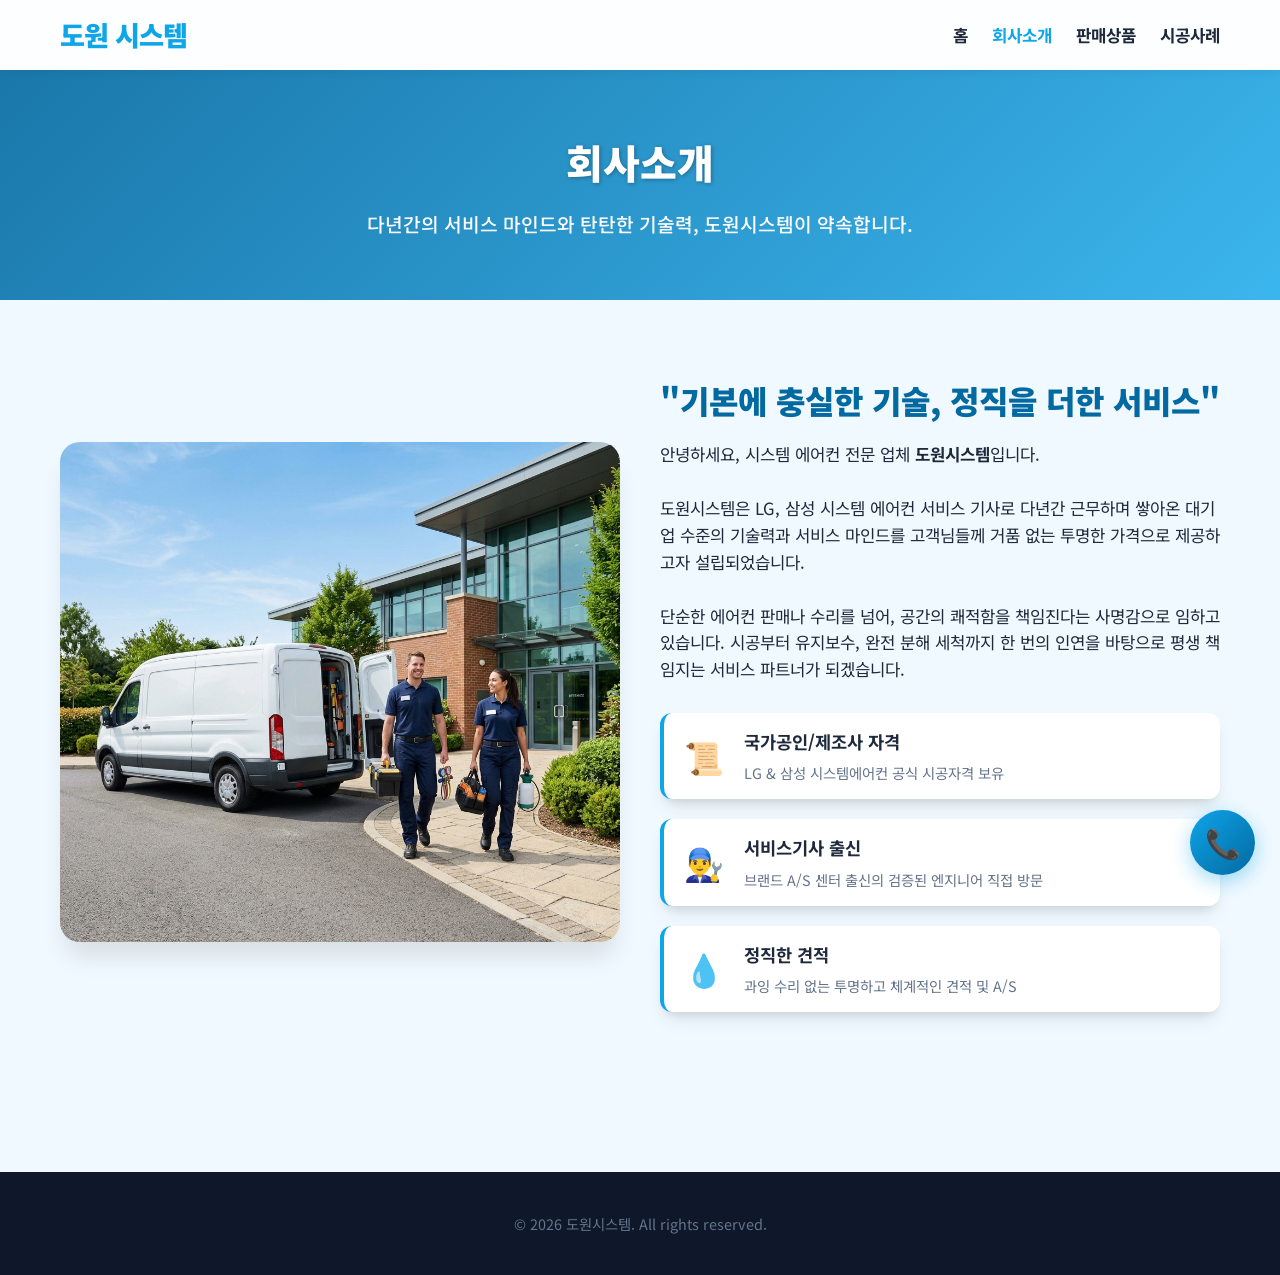
<file: about.html>
<!DOCTYPE html>
<html lang="ko">
<head>
    <meta charset="UTF-8">
    <meta name="viewport" content="width=device-width, initial-scale=1.0">
    <title>회사소개 - 도원시스템</title>
    <link rel="stylesheet" href="styles.css">
    <link href="https://fonts.googleapis.com/css2?family=Noto+Sans+KR:wght@400;500;700;900&display=swap" rel="stylesheet">
</head>
<body>
    <!-- Header -->
    <header class="navbar">
        <div class="container">
            <h1 class="logo"><a href="index.html" style="color:inherit;text-decoration:none;">도원 시스템</a></h1>
            <nav>
                <a href="index.html">홈</a>
                <a href="about.html" class="active">회사소개</a>
                <a href="products.html">판매상품</a>
                <a href="portfolio.html">시공사례</a>
            </nav>
        </div>
    </header>

    <!-- Page Header -->
    <div class="page-header">
        <div class="container">
            <h2>회사소개</h2>
            <p>다년간의 서비스 마인드와 탄탄한 기술력, 도원시스템이 약속합니다.</p>
        </div>
    </div>

    <!-- Main Content -->
    <main class="container">
        <section class="section about-section">
            <div class="about-flex">
                <div class="about-image-wrapper">
                    <img src="images/about.png" alt="도원시스템 서비스 출동" class="about-image">
                </div>
                <div class="about-text-wrapper">
                    <h3 class="about-title">"기본에 충실한 기술, 정직을 더한 서비스"</h3>
                    <p class="about-desc">
                        안녕하세요, 시스템 에어컨 전문 업체 <strong>도원시스템</strong>입니다.<br><br>
                        도원시스템은 LG, 삼성 시스템 에어컨 서비스 기사로 다년간 근무하며 쌓아온 대기업 수준의 기술력과 서비스 마인드를 고객님들께 거품 없는 투명한 가격으로 제공하고자 설립되었습니다.<br><br>
                        단순한 에어컨 판매나 수리를 넘어, 공간의 쾌적함을 책임진다는 사명감으로 임하고 있습니다. 시공부터 유지보수, 완전 분해 세척까지 한 번의 인연을 바탕으로 평생 책임지는 서비스 파트너가 되겠습니다.
                    </p>
                    
                    <div class="about-credentials">
                        <div class="cred-item">
                            <div class="cred-icon">📜</div>
                            <div class="cred-info">
                                <h4>국가공인/제조사 자격</h4>
                                <p>LG & 삼성 시스템에어컨 공식 시공자격 보유</p>
                            </div>
                        </div>
                        <div class="cred-item">
                            <div class="cred-icon">👨‍🔧</div>
                            <div class="cred-info">
                                <h4>서비스기사 출신</h4>
                                <p>브랜드 A/S 센터 출신의 검증된 엔지니어 직접 방문</p>
                            </div>
                        </div>
                        <div class="cred-item">
                            <div class="cred-icon">💧</div>
                            <div class="cred-info">
                                <h4>정직한 견적</h4>
                                <p>과잉 수리 없는 투명하고 체계적인 견적 및 A/S</p>
                            </div>
                        </div>
                    </div>
                </div>
            </div>
        </section>
    </main>



    <!-- Floating Call Button -->
    <a href="tel:01028066545" class="floating-call-btn" title="상담 전화 바로연결">
        📞
    </a>

    <!-- Footer -->
    <footer>
        <div class="container">
            <p>&copy; 2026 도원시스템. All rights reserved.</p>
        </div>
    </footer>

    <script src="data.js"></script>
    <script src="script.js"></script>
</body>
</html>
</file>
<file: styles.css>
:root {
    --primary-blue: #0ea5e9;
    --sky-blue: #e0f2fe;
    --dark-blue: #0369a1;
    --text-dark: #1e293b;
    --text-light: #64748b;
    --bg-white: #ffffff;
    --shadow: 0 10px 20px -5px rgba(0, 0, 0, 0.1), 0 8px 10px -6px rgba(0, 0, 0, 0.1);
}

* {
    margin: 0;
    padding: 0;
    box-sizing: border-box;
    font-family: 'Noto Sans KR', sans-serif;
    scroll-behavior: smooth;
}

body {
    background-color: #f0f9ff;
    color: var(--text-dark);
    line-height: 1.6;
}

.container {
    max-width: 1200px;
    margin: 0 auto;
    padding: 0 20px;
}

/* Header */
.navbar {
    background-color: rgba(255, 255, 255, 0.85);
    backdrop-filter: blur(12px);
    position: fixed;
    top: 0;
    width: 100%;
    z-index: 1000;
    box-shadow: 0 2px 10px rgba(0,0,0,0.05);
}

.navbar .container {
    display: flex;
    justify-content: space-between;
    align-items: center;
    height: 70px;
}

.logo {
    color: var(--primary-blue);
    font-weight: 900;
    font-size: 1.7rem;
    letter-spacing: -1px;
}

.navbar nav a {
    text-decoration: none;
    color: var(--text-dark);
    margin-left: 20px;
    font-weight: 700;
    font-size: 1.05rem;
    transition: color 0.3s;
}

.navbar nav a:hover, .navbar nav a.active {
    color: var(--primary-blue);
}

/* Page Header for subpages */
.page-header {
    margin-top: 70px;
    background: linear-gradient(135deg, rgba(3, 105, 161, 0.9), rgba(14, 165, 233, 0.8));
    color: white;
    padding: 60px 0;
    text-align: center;
}

.page-header h2 {
    font-size: 2.5rem;
    font-weight: 900;
    margin-bottom: 15px;
    text-shadow: 1px 1px 4px rgba(0,0,0,0.3);
}

.page-header p {
    font-size: 1.2rem;
    font-weight: 500;
}

/* Hero Section */
.hero {
    background-image: url('images/1.jpg');
    background-size: cover;
    background-position: center;
    position: relative;
    display: flex;
    align-items: center;
    justify-content: center;
    text-align: center;
    margin-top: 70px; /* offset header */
    height: 60vh;
    min-height: 400px;
}

.fullscreen-hero {
    height: calc(100vh - 70px);
}

.hero-overlay {
    position: absolute;
    top: 0;
    left: 0;
    width: 100%;
    height: 100%;
    background: linear-gradient(135deg, rgba(3, 105, 161, 0.8), rgba(14, 165, 233, 0.4));
}

.hero-content {
    position: relative;
    z-index: 1;
    color: white;
    padding: 20px;
    animation: fadeInUp 1s cubic-bezier(0.165, 0.84, 0.44, 1);
}

.hero-content h2 {
    font-size: 3.5rem;
    font-weight: 900;
    margin-bottom: 15px;
    letter-spacing: -2px;
    text-shadow: 2px 2px 8px rgba(0,0,0,0.3);
}

.hero-content p {
    font-size: 1.3rem;
    font-weight: 500;
    text-shadow: 1px 1px 4px rgba(0,0,0,0.3);
    margin-bottom: 30px;
}

.hero-buttons {
    display: flex;
    justify-content: center;
    gap: 20px;
    flex-wrap: wrap;
}

.hero-btn {
    display: inline-block;
    padding: 15px 30px;
    font-size: 1.1rem;
    font-weight: 700;
    border-radius: 30px;
    text-decoration: none;
    transition: all 0.3s;
    background: white;
    color: var(--primary-blue);
    box-shadow: 0 10px 15px -3px rgba(0,0,0,0.2);
}

.hero-btn:hover {
    transform: translateY(-3px);
    box-shadow: 0 15px 25px -3px rgba(0,0,0,0.3);
}

.hero-btn.outline {
    background: transparent;
    border: 2px solid white;
    color: white;
}

.hero-btn.outline:hover {
    background: white;
    color: var(--primary-blue);
}

@keyframes fadeInUp {
    from { opacity: 0; transform: translateY(30px); }
    to { opacity: 1; transform: translateY(0); }
}



/* Sections */
.section {
    padding: 60px 0;
}

.section-title {
    text-align: center;
    font-size: 2.2rem;
    color: var(--dark-blue);
    margin-bottom: 40px;
    font-weight: 900;
    position: relative;
}

.section-title::after {
    content: '';
    display: block;
    width: 60px;
    height: 4px;
    background: var(--primary-blue);
    margin: 15px auto 0;
    border-radius: 2px;
}

/* Grid */
.grid {
    display: grid;
    grid-template-columns: repeat(auto-fill, minmax(280px, 1fr));
    gap: 30px;
}

/* Product Card */
.product-card {
    background: var(--bg-white);
    border-radius: 16px;
    overflow: hidden;
    box-shadow: var(--shadow);
    transition: transform 0.3s cubic-bezier(0.175, 0.885, 0.32, 1.275), box-shadow 0.3s;
    display: flex;
    flex-direction: column;
}

.product-card:hover {
    transform: translateY(-8px);
    box-shadow: 0 20px 30px rgba(0,0,0,0.12);
}

.product-img {
    width: 100%;
    height: 220px;
    object-fit: cover;
    border-bottom: 1px solid #f1f5f9;
}

.product-info {
    padding: 25px;
    display: flex;
    flex-direction: column;
    flex-grow: 1;
}

.product-title {
    font-size: 1.2rem;
    font-weight: 700;
    margin-bottom: 10px;
    color: var(--text-dark);
}

.product-desc {
    font-size: 0.95rem;
    color: var(--text-light);
    margin-bottom: 20px;
    flex-grow: 1;
}

.product-price {
    font-weight: 900;
    color: white;
    background-color: var(--primary-blue);
    padding: 8px 15px;
    border-radius: 8px;
    text-align: center;
    font-size: 1rem;
    display: inline-block;
    align-self: flex-start;
}

/* Portfolio Card */
.portfolio-card {
    background: var(--bg-white);
    border-radius: 16px;
    overflow: hidden;
    box-shadow: var(--shadow);
    transition: transform 0.3s;
    display: flex;
    flex-direction: column;
}

.portfolio-card:hover {
    transform: translateY(-5px);
    box-shadow: 0 20px 30px rgba(0,0,0,0.15);
}

.portfolio-img {
    width: 100%;
    height: 200px;
    object-fit: cover;
    border-bottom: 4px solid var(--primary-blue);
}

.portfolio-info {
    padding: 20px;
}

.portfolio-category {
    font-size: 0.8rem;
    font-weight: 900;
    color: var(--primary-blue);
    margin-bottom: 5px;
    text-transform: uppercase;
}

.portfolio-title {
    font-size: 1.1rem;
    font-weight: 700;
    color: var(--text-dark);
    margin-bottom: 10px;
    line-height: 1.4;
}

.portfolio-date {
    font-size: 0.85rem;
    color: var(--text-light);
    margin-bottom: 15px;
}

.portfolio-desc {
    font-size: 0.95rem;
    color: var(--text-dark);
    line-height: 1.5;
    background: #f8fafc;
    padding: 15px;
    border-radius: 8px;
    border-left: 3px solid var(--primary-blue);
}

/* Previews View All Button */
.center-btn-container {
    text-align: center;
    margin-top: 40px;
}

.view-all-btn {
    display: inline-block;
    background: var(--dark-blue);
    color: white;
    padding: 12px 30px;
    border-radius: 8px;
    font-weight: 700;
    text-decoration: none;
    transition: background 0.3s, transform 0.2s;
    box-shadow: 0 4px 6px -1px rgba(3, 105, 161, 0.3);
}

.view-all-btn:hover {
    background: var(--primary-blue);
    transform: translateY(-2px);
}

/* About Section */
.about-section {
    padding: 80px 0;
}

.about-flex {
    display: flex;
    flex-direction: column;
    gap: 40px;
}

@media (min-width: 900px) {
    .about-flex {
        flex-direction: row;
        align-items: center;
    }
}

.about-image-wrapper {
    flex: 1;
}

.about-image {
    width: 100%;
    border-radius: 20px;
    box-shadow: 0 20px 25px -5px rgba(0, 0, 0, 0.1);
    object-fit: cover;
    height: 100%;
    max-height: 500px;
}

.about-text-wrapper {
    flex: 1;
}

.about-title {
    font-size: 2rem;
    font-weight: 900;
    color: var(--dark-blue);
    margin-bottom: 20px;
    line-height: 1.3;
}

.about-desc {
    font-size: 1.05rem;
    color: var(--text-dark);
    margin-bottom: 30px;
}

.about-credentials {
    display: flex;
    flex-direction: column;
    gap: 20px;
}

.cred-item {
    display: flex;
    align-items: center;
    background: white;
    padding: 15px 20px;
    border-radius: 12px;
    box-shadow: var(--shadow);
    border-left: 4px solid var(--primary-blue);
}

.cred-icon {
    font-size: 2rem;
    margin-right: 20px;
}

.cred-info h4 {
    font-size: 1.1rem;
    font-weight: 700;
    margin-bottom: 5px;
    color: var(--text-dark);
}

.cred-info p {
    font-size: 0.9rem;
    color: var(--text-light);
}



.qualifications {
    margin-bottom: 20px;
    display: flex;
    flex-direction: column;
    gap: 8px;
}

.badge {
    display: block;
    background: var(--sky-blue);
    color: var(--dark-blue);
    padding: 8px 12px;
    border-radius: 8px;
    font-size: 0.85rem;
    font-weight: 700;
    text-align: center;
    border: 1px solid rgba(14, 165, 233, 0.2);
}

.contact-info {
    text-align: center;
    font-size: 1.4rem;
    font-weight: 900;
    color: var(--dark-blue);
    margin-bottom: 20px;
    line-height: 1.4;
}

.btn-group {
    display: flex;
    gap: 10px;
}

.call-btn {
    flex: 1;
    display: block;
    background: var(--primary-blue);
    color: white;
    text-align: center;
    padding: 12px 10px;
    border-radius: 10px;
    text-decoration: none;
    font-weight: 700;
    font-size: 0.95rem;
    transition: background 0.3s, transform 0.2s;
    box-shadow: 0 4px 6px -1px rgba(14, 165, 233, 0.3);
}

.call-btn.outline {
    background: white;
    color: var(--primary-blue);
    border: 2px solid var(--primary-blue);
    padding: 10px;
}

.call-btn:hover {
    background: var(--dark-blue);
    color: white;
    transform: translateY(-2px);
}

.kakao-btn {
    display: block;
    background: #FEE500;
    color: #191919;
    text-align: center;
    padding: 12px 10px;
    border-radius: 10px;
    text-decoration: none;
    font-weight: 800;
    font-size: 0.95rem;
    transition: background 0.3s, transform 0.2s;
    box-shadow: 0 4px 6px -1px rgba(254, 229, 0, 0.4);
    margin-top: 10px;
}

.kakao-btn:hover {
    background: #f4dc00;
    transform: translateY(-2px);
}


/* Footer */
footer {
    background: #0f172a;
    color: var(--text-light);
    text-align: center;
    padding: 40px 0;
    margin-top: 80px;
    font-size: 0.9rem;
}

/* Premium Footer Business Card */
.premium-business-card {
    background: #0f172a;
    background-image: linear-gradient(145deg, #090e17 0%, #1e293b 100%);
    padding: 80px 20px;
    color: white;
    text-align: center;
    border-top: 3px solid #d4af37; /* Gold accent */
}

.pbc-content {
    max-width: 800px;
    margin: 0 auto;
    background: rgba(255, 255, 255, 0.03);
    border: 1px solid rgba(255, 255, 255, 0.08);
    border-radius: 20px;
    padding: 50px 30px;
    box-shadow: 0 25px 50px -12px rgba(0,0,0,0.5);
    backdrop-filter: blur(10px);
}

.pbc-logo {
    font-size: 2.5rem;
    font-weight: 900;
    margin-bottom: 25px;
    letter-spacing: 2px;
    color: #f8fafc;
}

.pbc-badges {
    display: flex;
    justify-content: center;
    flex-wrap: wrap;
    gap: 15px;
    margin-bottom: 40px;
}

.pbc-badge {
    background: rgba(212, 175, 55, 0.1);
    border: 1px solid #d4af37;
    color: #fef08a; /* Soft gold text */
    padding: 12px 24px;
    border-radius: 30px;
    font-size: 1.05rem;
    font-weight: 700;
    letter-spacing: -0.5px;
}

.pbc-contacts {
    display: flex;
    justify-content: center;
    align-items: center;
    flex-wrap: wrap;
    gap: 40px;
}

.pbc-contact-item {
    display: flex;
    flex-direction: column;
    align-items: center;
}

.pbc-name {
    font-size: 1.1rem;
    color: #94a3b8;
    margin-bottom: 8px;
    font-weight: 500;
}

.pbc-phone {
    font-size: 2rem;
    font-weight: 900;
    color: white;
    text-decoration: none;
    transition: color 0.3s;
}

.pbc-phone:hover {
    color: #d4af37;
}

.pbc-divider {
    width: 2px;
    height: 60px;
    background: rgba(255,255,255,0.15);
}

/* Footer override to blend with premium card if directly above it */
.premium-business-card + footer {
    margin-top: 0;
    background: #090e17; /* match premium dark bg */
}

/* Floating Call Button */
.floating-call-btn {
    position: fixed;
    right: 25px;
    bottom: 25px;
    width: 65px;
    height: 65px;
    background: linear-gradient(135deg, var(--primary-blue), var(--dark-blue));
    color: white;
    border-radius: 50%;
    display: flex;
    justify-content: center;
    align-items: center;
    font-size: 1.8rem;
    text-decoration: none;
    box-shadow: 0 6px 20px rgba(14, 165, 233, 0.4);
    z-index: 1000;
    transition: transform 0.3s cubic-bezier(0.175, 0.885, 0.32, 1.275), box-shadow 0.3s;
}

.floating-call-btn:hover {
    transform: translateY(-5px) scale(1.05);
    box-shadow: 0 10px 25px rgba(14, 165, 233, 0.6);
}

/* Responsive */
@media (max-width: 768px) {
    .pbc-contacts {
        flex-direction: column;
        gap: 25px;
    }
    .pbc-divider {
        width: 100px;
        height: 2px;
    }
    .pbc-phone {
        font-size: 1.6rem;
    }
    .pbc-logo {
        font-size: 2rem;
    }
    .pbc-content {
        padding: 40px 20px;
    }
    .floating-call-btn {
        width: 55px;
        height: 55px;
        font-size: 1.5rem;
        right: 15px;
        bottom: 15px;
    }
    .hero-content h2 {
        font-size: 2.5rem;
    }
    .navbar nav a {
        margin-left: 10px;
        font-size: 0.9rem;
    }
}
</file>
